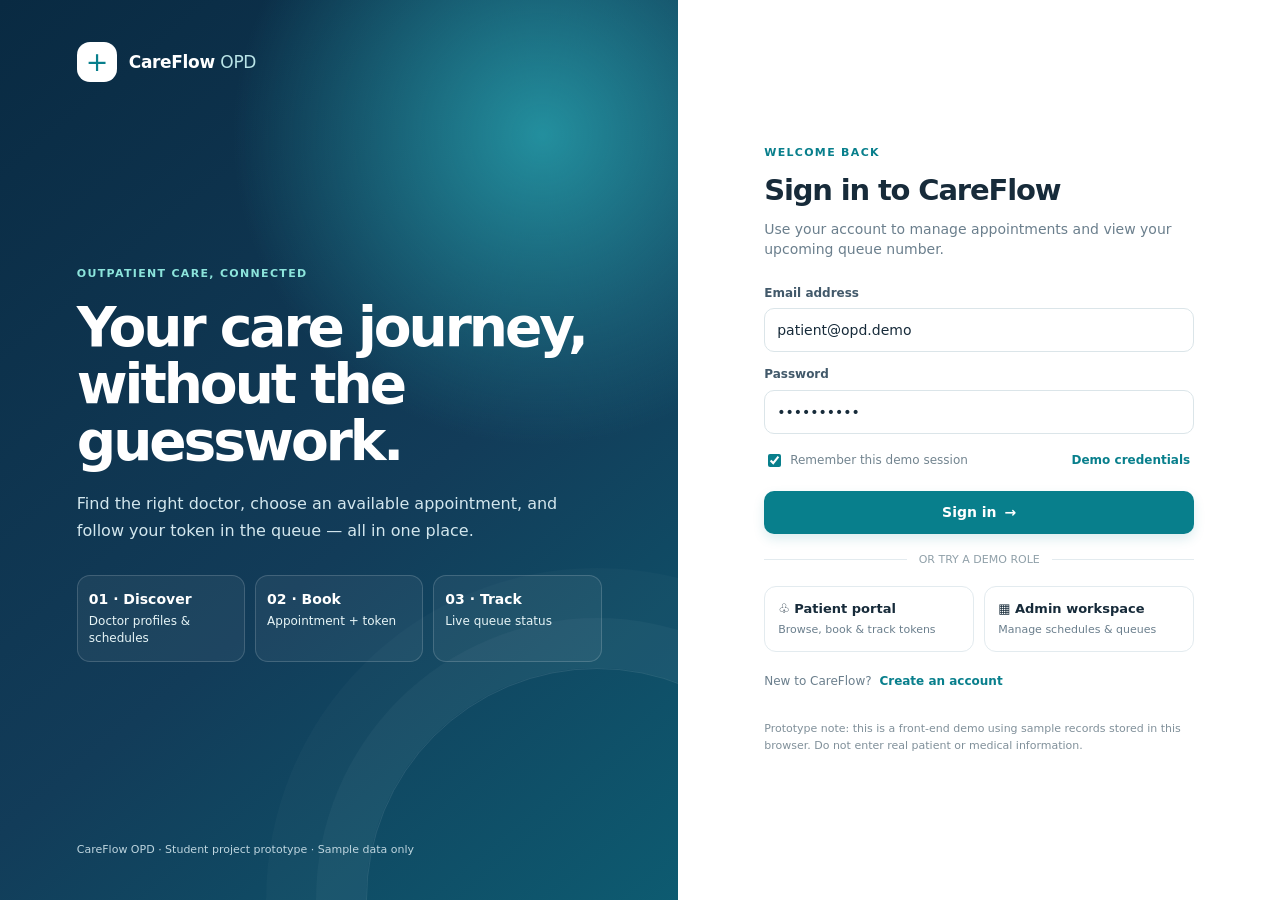
<file: index.html>
<!doctype html>
<html lang="en">
<head>
  <meta charset="utf-8">
  <meta name="viewport" content="width=device-width, initial-scale=1">
  <meta name="theme-color" content="#123c59">
  <meta name="description" content="CareFlow OPD outpatient appointment booking and queue prototype.">
  <title>CareFlow OPD · Hospital Booking System</title>
  <link rel="stylesheet" href="./styles.css" onerror="window.showCareFlowAssetError && window.showCareFlowAssetError('styles.css')">
  <style>
    .startup-message{min-height:100vh;display:grid;place-items:center;padding:24px;background:#f5f8fa;font-family:Arial,sans-serif;color:#172b3a}
    .startup-card{width:min(560px,100%);padding:28px;border:1px solid #e3ebef;border-radius:18px;background:#fff;box-shadow:0 14px 35px rgba(25,54,73,.08)}
    .startup-card h1{font-size:23px;margin:10px 0}.startup-card p{color:#6b7f8d;line-height:1.6}.startup-card code{background:#f1f5f6;padding:2px 5px;border-radius:4px}
  </style>
  <script>
    window.showCareFlowAssetError = function (asset) {
      var app = document.getElementById('app');
      if (!app) return;
      app.innerHTML = '<main class="startup-message"><section class="startup-card"><div style="font-size:12px;font-weight:800;letter-spacing:.1em;color:#087f8c">CAREFLOW OPD</div><h1>Website files are missing</h1><p>The browser could not load <code>' + asset + '</code>. Extract the complete ZIP first, then keep <code>index.html</code>, <code>styles.css</code>, and <code>script.js</code> together in the same folder.</p><p>Do not open <code>index.html</code> from inside the ZIP preview.</p></section></main>';
    };
    window.addEventListener('error', function (event) {
      if (event.target && event.target.tagName === 'SCRIPT' && event.target.src && event.target.src.indexOf('script.js') !== -1) {
        window.showCareFlowAssetError('script.js');
      }
    }, true);
  </script>
</head>
<body>
  <div id="app">
    <main class="startup-message" role="status">
      <section class="startup-card">
        <div style="font-size:12px;font-weight:800;letter-spacing:.1em;color:#087f8c">CAREFLOW OPD</div>
        <h1>Loading CareFlow OPD…</h1>
        <p>If this message remains visible, make sure all three website files are in the same extracted folder and JavaScript is enabled.</p>
      </section>
    </main>
  </div>
  <noscript>
    <div class="startup-message"><section class="startup-card"><h1>JavaScript is required</h1><p>Please enable JavaScript in your browser to use the CareFlow OPD prototype.</p></section></div>
  </noscript>
  <div id="modal-root"></div>
  <div class="toast-stack" id="toast-stack" aria-live="polite"></div>
  <script src="./script.js" defer onerror="window.showCareFlowAssetError && window.showCareFlowAssetError('script.js')"></script>
</body>
</html>
</file>
<file: styles.css>
:root{--navy:#123c59;--navy2:#0b2f49;--teal:#087f8c;--teal2:#e3f6f5;--blue:#eaf3ff;--ink:#172b3a;--muted:#6b7f8d;--line:#e3ebef;--bg:#f5f8fa;--white:#fff;--green:#16845b;--greenbg:#e5f7ee;--amber:#a96708;--amberbg:#fff3d9;--red:#b94141;--redbg:#fff0f0;--purple:#6552a3;--shadow:0 14px 35px rgba(25,54,73,.08);--radius:18px}
*{box-sizing:border-box}html{scroll-behavior:smooth}body{margin:0;background:var(--bg);font-family:Inter,ui-sans-serif,system-ui,-apple-system,BlinkMacSystemFont,"Segoe UI",sans-serif;color:var(--ink);font-size:14px;line-height:1.45}button,input,select,textarea{font:inherit}button{cursor:pointer}button:focus-visible,input:focus-visible,select:focus-visible{outline:3px solid #75c9d0;outline-offset:2px} .hidden{display:none!important}.muted{color:var(--muted)}.small{font-size:12px}.eyebrow{color:var(--teal);font-weight:800;font-size:11px;text-transform:uppercase;letter-spacing:.12em}.mono{font-variant-numeric:tabular-nums;font-feature-settings:"tnum"}.btn{border:1px solid transparent;border-radius:10px;padding:10px 14px;display:inline-flex;align-items:center;justify-content:center;gap:8px;font-weight:750;transition:.16s ease;text-decoration:none;white-space:nowrap}.btn:hover{transform:translateY(-1px)}.btn-primary{background:var(--teal);color:white;box-shadow:0 5px 12px #087f8c24}.btn-primary:hover{background:#066e79}.btn-secondary{background:white;color:var(--navy);border-color:var(--line)}.btn-soft{background:var(--teal2);color:var(--teal)}.btn-danger{background:var(--redbg);color:var(--red);border-color:#ffd5d5}.btn-dark{background:var(--navy);color:#fff}.btn-sm{padding:7px 10px;font-size:12px;border-radius:8px}.btn-block{width:100%}.iconbox{width:42px;height:42px;border-radius:13px;display:grid;place-items:center;background:var(--teal2);color:var(--teal);font-size:20px;font-weight:800;flex-shrink:0}.tag{display:inline-flex;align-items:center;gap:5px;padding:5px 9px;border-radius:999px;font-size:11px;font-weight:800;background:#edf2f5;color:#536875;white-space:nowrap}.tag.green{color:var(--green);background:var(--greenbg)}.tag.amber{color:var(--amber);background:var(--amberbg)}.tag.red{color:var(--red);background:var(--redbg)}.tag.blue{color:#2865a6;background:var(--blue)}.tag.purple{color:var(--purple);background:#f0edff}.dot{width:7px;height:7px;background:currentColor;border-radius:50%;display:inline-block}
/* Welcome / login */
.auth-screen{min-height:100vh;display:grid;grid-template-columns:minmax(0,1.06fr) minmax(360px,.94fr);background:#fff}.auth-hero{background:radial-gradient(circle at 80% 15%,#238f9e 0,transparent 33%),linear-gradient(140deg,#092a42 0%,#123c59 57%,#087f8c 150%);color:white;padding:42px clamp(28px,6vw,92px);display:flex;flex-direction:column;justify-content:space-between;position:relative;overflow:hidden}.auth-hero:after{content:"";position:absolute;width:460px;height:460px;border:1px solid #ffffff19;border-radius:50%;right:-150px;bottom:-230px;box-shadow:0 0 0 50px #ffffff08,0 0 0 100px #ffffff05}.brand{display:flex;align-items:center;gap:12px;font-weight:850;font-size:17px;letter-spacing:-.02em}.brand-mark{width:40px;height:40px;border-radius:13px;background:#fff;color:var(--teal);display:grid;place-items:center;font-size:27px;font-weight:500}.auth-copy{max-width:580px;position:relative;z-index:1;margin:50px 0}.auth-copy h1{font-size:clamp(38px,4.3vw,62px);line-height:1.04;letter-spacing:-.055em;margin:16px 0 20px}.auth-copy p{font-size:16px;line-height:1.7;color:#d3e7ee;max-width:520px}.hero-features{display:grid;grid-template-columns:repeat(3,1fr);gap:10px;margin-top:30px}.hero-feature{padding:13px 11px;border:1px solid #ffffff29;background:#ffffff0d;border-radius:13px;font-size:12px;color:#e7f5f7}.hero-feature strong{display:block;font-size:14px;margin-bottom:4px;color:white}.auth-bottom{font-size:11px;color:#bed5df;position:relative;z-index:1}.auth-main{padding:34px clamp(22px,5vw,72px);display:flex;align-items:center;justify-content:center}.auth-panel{width:100%;max-width:430px}.auth-panel h2{font-size:29px;letter-spacing:-.04em;margin:8px 0}.auth-panel>p{color:var(--muted);margin:0 0 25px}.form-field{display:flex;flex-direction:column;gap:6px;margin-bottom:14px}.form-field label{font-size:12px;font-weight:800;color:#42596a}.form-field input,.form-field select,.form-field textarea,.control{background:#fff;border:1px solid #dbe5e9;border-radius:10px;padding:11px 12px;min-height:42px;color:var(--ink);width:100%}.form-field input::placeholder{color:#a3b0b8}.form-row{display:grid;grid-template-columns:1fr 1fr;gap:12px}.auth-options{display:flex;justify-content:space-between;align-items:center;gap:10px;font-size:12px;margin:6px 0 18px}.text-button{border:0;background:none;color:var(--teal);font-weight:800;padding:4px}.auth-divider{display:flex;align-items:center;gap:12px;color:#90a0a9;font-size:11px;margin:18px 0}.auth-divider:before,.auth-divider:after{content:"";height:1px;background:var(--line);flex:1}.demo-buttons{display:grid;grid-template-columns:1fr 1fr;gap:10px}.demo-btn{display:flex;flex-direction:column;text-align:left;padding:13px;border:1px solid var(--line);background:#fff;border-radius:12px;gap:4px;color:var(--ink)}.demo-btn:hover{border-color:#80c8cd;background:#f7fcfc}.demo-btn strong{font-size:13px}.demo-btn span{font-size:11px;color:var(--muted)}.demo-note{font-size:11px;line-height:1.6;color:#80909a;margin-top:17px}
/* App shell */
.app-shell{min-height:100vh;display:grid;grid-template-columns:246px minmax(0,1fr)}.sidebar{background:var(--navy2);color:#d4e3e9;padding:24px 15px;display:flex;flex-direction:column;min-height:100vh;position:sticky;top:0;height:100vh;overflow:auto}.sidebar .brand{padding:0 10px 25px;color:#fff}.sidebar .brand-mark{background:#1e8290;color:white;width:36px;height:36px;border-radius:11px;font-size:25px}.side-section{font-size:10px;font-weight:850;color:#84a5b7;text-transform:uppercase;letter-spacing:.13em;padding:12px 12px 7px}.nav-list{display:grid;gap:4px}.nav-item{border:0;background:transparent;color:#bed0d9;display:flex;align-items:center;gap:12px;padding:11px 12px;border-radius:10px;text-align:left;font-weight:650;font-size:13px;width:100%}.nav-item .nav-ico{width:20px;text-align:center;font-size:17px;color:#90b5c4}.nav-item:hover{background:#ffffff0d;color:#fff}.nav-item.active{background:#1d607a;color:white;box-shadow:inset 3px 0 #5fd0c9}.nav-item.active .nav-ico{color:#88eee5}.sidebar-spacer{flex:1;min-height:30px}.sidebar-help{padding:14px;border:1px solid #ffffff19;background:#ffffff08;border-radius:13px;font-size:12px;margin:12px 2px 14px}.sidebar-help strong{color:#fff;display:block;margin-bottom:5px}.sidebar-help p{margin:0;color:#9db8c5;line-height:1.6}.user-mini{display:flex;align-items:center;gap:10px;padding:14px 9px 2px;border-top:1px solid #ffffff17}.avatar{width:38px;height:38px;border-radius:13px;background:#d8efed;color:#126f78;display:grid;place-items:center;font-weight:900;flex-shrink:0}.user-mini strong{display:block;color:white;font-size:12px}.user-mini span{display:block;color:#9cb6c3;font-size:11px;margin-top:2px}.main-area{min-width:0}.topbar{height:74px;padding:0 clamp(18px,3vw,42px);display:flex;align-items:center;justify-content:space-between;gap:16px;background:#ffffffd9;border-bottom:1px solid var(--line);position:sticky;top:0;z-index:20;backdrop-filter:blur(12px)}.crumb{color:var(--muted);font-size:12px}.topbar-title{font-weight:850;font-size:16px;margin-top:2px;letter-spacing:-.02em}.top-actions{display:flex;align-items:center;gap:9px}.mini-search{position:relative;width:220px}.mini-search input{width:100%;border:1px solid var(--line);background:#f7fafb;border-radius:10px;padding:9px 12px 9px 34px}.mini-search span{position:absolute;left:11px;top:8px;color:#83949e}.role-chip{background:#eaf6f6;color:#137b82;border:1px solid #d4efed;border-radius:10px;padding:8px 10px;font-size:11px;font-weight:850}.content{max-width:1450px;margin:0 auto;padding:28px clamp(18px,3vw,42px) 44px}.page-intro{display:flex;justify-content:space-between;align-items:flex-end;gap:18px;margin-bottom:22px}.page-intro h1{font-size:clamp(24px,2.6vw,32px);letter-spacing:-.045em;margin:5px 0 5px}.page-intro p{margin:0;color:var(--muted);max-width:720px}.page-actions{display:flex;gap:9px;flex-wrap:wrap}.grid{display:grid;gap:16px}.stats-grid{grid-template-columns:repeat(4,minmax(0,1fr));margin-bottom:20px}.stat-card,.panel,.doctor-card,.appointment-card,.welcome-card{background:#fff;border:1px solid var(--line);border-radius:var(--radius);box-shadow:0 3px 10px #19364a04}.stat-card{padding:17px;display:flex;justify-content:space-between;gap:12px;align-items:flex-start}.stat-label{font-size:12px;color:var(--muted);font-weight:650}.stat-value{font-size:28px;font-weight:900;letter-spacing:-.05em;margin:5px 0 3px}.stat-foot{font-size:11px;color:#81919a}.stat-icon{height:39px;width:39px;border-radius:12px;display:grid;place-items:center;font-size:18px;background:var(--blue);color:#306ba8}.stat-icon.teal{background:var(--teal2);color:var(--teal)}.stat-icon.amber{background:var(--amberbg);color:var(--amber)}.stat-icon.purple{background:#f0edff;color:var(--purple)}.two-col{grid-template-columns:minmax(0,1.35fr) minmax(280px,.8fr)}.panel{padding:20px;min-width:0}.panel-head{display:flex;align-items:center;justify-content:space-between;gap:12px;margin-bottom:16px}.panel-head h2,.panel h2{font-size:16px;letter-spacing:-.025em;margin:0}.panel-head p{color:var(--muted);font-size:12px;margin:4px 0 0}.link-button{border:0;background:transparent;color:var(--teal);font-weight:850;font-size:12px;padding:4px}.appointment-highlight{border:1px solid #dbeeee;background:linear-gradient(112deg,#f0fbfa,#f7fbff);border-radius:15px;padding:17px;display:flex;justify-content:space-between;gap:14px;align-items:center}.ap-head{display:flex;gap:12px;align-items:center}.doctor-avatar{width:47px;height:47px;border-radius:15px;display:grid;place-items:center;background:#dceef5;color:#245d75;font-weight:900;font-size:15px;flex-shrink:0}.doctor-avatar.v2{background:#e4e0fb;color:#6554a2}.doctor-avatar.v3{background:#fce9dc;color:#a55d2d}.doctor-avatar.v4{background:#e3f5e9;color:#327f54}.ap-head strong{display:block;font-size:14px}.ap-head .muted{font-size:12px;margin-top:3px}.ap-meta{display:flex;gap:14px;flex-wrap:wrap;margin-top:14px;color:#526a78;font-size:12px}.ap-meta span{display:flex;align-items:center;gap:6px}.token-box{min-width:84px;text-align:center;background:white;border:1px solid #d5e8e9;border-radius:13px;padding:10px 12px}.token-box label{display:block;font-size:10px;color:var(--muted);font-weight:800;text-transform:uppercase;letter-spacing:.08em}.token-box strong{font-size:24px;color:var(--teal);letter-spacing:-.03em}.queue-track{padding:10px 0}.queue-big{display:flex;align-items:center;gap:14px;margin:12px 0 18px}.queue-big-number{font-size:34px;font-weight:900;letter-spacing:-.06em;color:var(--navy)}.queue-big small{display:block;color:var(--muted);font-size:11px;letter-spacing:0;font-weight:600}.progress-track{height:7px;background:#eaf0f3;border-radius:99px;overflow:hidden;margin:9px 0}.progress-track span{height:100%;display:block;background:linear-gradient(90deg,var(--teal),#64c6bc);border-radius:99px}.queue-steps{display:grid;grid-template-columns:repeat(4,1fr);gap:6px}.queue-step{padding:10px 5px;text-align:center;background:#f5f8fa;border-radius:10px;font-size:10px;color:#71838e}.queue-step strong{display:block;color:#3b5464;font-size:12px;margin-bottom:3px}.queue-step.active{background:var(--teal2);color:var(--teal)}.queue-step.active strong{color:var(--teal)}.section-space{margin-top:22px}.doctor-grid{grid-template-columns:repeat(3,minmax(0,1fr))}.doctor-card{padding:18px;transition:.18s ease;display:flex;flex-direction:column;gap:12px}.doctor-card:hover{box-shadow:var(--shadow);transform:translateY(-2px);border-color:#c9e5e5}.doctor-card-top{display:flex;align-items:flex-start;gap:12px}.doctor-card h3{margin:0 0 3px;font-size:14px}.doctor-card .specialty{font-size:12px;color:var(--teal);font-weight:800}.doctor-bio{font-size:12px;line-height:1.6;color:var(--muted);min-height:38px}.doctor-foot{border-top:1px solid var(--line);padding-top:12px;display:flex;justify-content:space-between;align-items:center;gap:7px;margin-top:auto}.availability-line{font-size:11px;color:#5d7583}.availability-line strong{display:block;color:var(--ink);font-size:12px;margin-bottom:2px}.toolbar{display:flex;gap:10px;align-items:center;flex-wrap:wrap;margin-bottom:17px}.toolbar .search-control{flex:1;min-width:190px;max-width:360px;position:relative}.toolbar input,.toolbar select{border:1px solid var(--line);background:white;border-radius:10px;padding:10px 12px;color:var(--ink);min-height:40px}.toolbar .search-control input{width:100%;padding-left:34px}.toolbar .search-control span{position:absolute;left:12px;top:10px;color:#91a0a9}.toolbar select{min-width:155px}.table-wrap{overflow:auto;border:1px solid var(--line);border-radius:13px;background:white}table{border-collapse:collapse;width:100%;min-width:710px;text-align:left}th{background:#f7fafb;padding:12px 14px;font-size:10px;text-transform:uppercase;letter-spacing:.09em;color:#71838e;font-weight:850;white-space:nowrap}td{padding:13px 14px;border-top:1px solid #edf1f3;font-size:12px;color:#3c5362;vertical-align:middle}tbody tr:hover{background:#fbfdfd}td strong{color:var(--ink)}.patient-cell{display:flex;align-items:center;gap:9px;min-width:155px}.patient-cell .avatar{width:31px;height:31px;border-radius:10px;font-size:11px}.table-actions{display:flex;gap:6px;align-items:center}.table-actions select{border:1px solid var(--line);border-radius:8px;padding:7px;background:#fff;font-size:11px}.empty-state{text-align:center;padding:42px 20px;color:var(--muted)}.empty-state .empty-icon{font-size:30px;margin-bottom:10px}.empty-state strong{display:block;color:var(--ink);margin-bottom:4px}.profile-grid{grid-template-columns:minmax(0,.8fr) minmax(0,1.2fr)}.profile-banner{background:linear-gradient(135deg,#123c59,#087f8c);border-radius:17px;padding:23px;color:#fff;display:flex;align-items:center;gap:15px}.profile-banner .avatar{width:58px;height:58px;font-size:18px;background:#dff7f2}.profile-banner h2{font-size:19px;margin:0 0 4px}.profile-banner p{margin:0;color:#cfe5ec;font-size:12px}.profile-detail{display:grid;grid-template-columns:1fr 1fr;gap:0 18px;margin-top:16px}.profile-detail .form-field{margin-bottom:13px}.note-box{padding:13px 15px;border-radius:12px;background:#f2f8fc;color:#516e7e;font-size:12px;line-height:1.6;border:1px solid #dceaf2}.note-box strong{color:#234c63}.coverage-list{display:grid;gap:12px}.coverage-item{display:grid;grid-template-columns:82px minmax(0,1fr) auto;gap:13px;align-items:center;padding:14px;border:1px solid var(--line);border-radius:12px;background:#fff}.coverage-id{font-size:12px;font-weight:900;color:var(--teal)}.coverage-item strong{display:block;font-size:13px;margin-bottom:3px}.coverage-item p{font-size:11px;color:var(--muted);margin:0;line-height:1.55}.coverage-links{font-size:11px;color:#64808e;text-align:right;max-width:180px}.coverage-links strong{font-size:11px;color:#496a77}.inline-note{font-size:11px;color:#6d818e;background:#f5f8fa;padding:10px 12px;border-radius:10px;margin-top:12px}.filters-row{display:flex;align-items:center;justify-content:space-between;gap:12px;flex-wrap:wrap}.modal-backdrop{position:fixed;inset:0;background:#102b3bb3;z-index:80;display:grid;place-items:center;padding:18px;overflow:auto}.modal{background:white;border-radius:18px;box-shadow:0 25px 90px #061e2c55;width:min(590px,100%);max-height:92vh;overflow:auto}.modal.wide{width:min(780px,100%)}.modal-head{padding:19px 22px;border-bottom:1px solid var(--line);display:flex;justify-content:space-between;gap:12px;align-items:center;position:sticky;top:0;background:#fff;z-index:2}.modal-head h2{margin:0;font-size:17px;letter-spacing:-.03em}.close-btn{border:0;width:32px;height:32px;border-radius:9px;background:#f1f5f6;color:#526974;font-size:19px}.modal-body{padding:21px 22px}.modal-foot{display:flex;justify-content:flex-end;gap:9px;padding:15px 22px;border-top:1px solid var(--line)}.slot-grid{display:grid;grid-template-columns:repeat(4,1fr);gap:8px}.slot-btn{border:1px solid var(--line);background:white;border-radius:9px;padding:9px 5px;color:var(--ink);font-weight:800;font-size:12px}.slot-btn:hover{border-color:var(--teal);color:var(--teal)}.slot-btn.selected{background:var(--teal);border-color:var(--teal);color:white}.slot-btn:disabled{background:#f1f4f5;color:#a5b0b6;text-decoration:line-through;cursor:not-allowed;border-color:#e9eef0}.date-grid{display:grid;grid-template-columns:repeat(4,1fr);gap:8px}.date-btn{border:1px solid var(--line);background:#fff;padding:9px 4px;border-radius:10px;text-align:center;color:#5f7481}.date-btn strong{display:block;color:var(--ink);font-size:12px}.date-btn span{display:block;font-size:10px;margin-top:2px}.date-btn.selected{background:var(--teal2);border-color:#79cbc8;color:var(--teal)}.date-btn.selected strong{color:var(--teal)}.toast-stack{position:fixed;right:20px;bottom:20px;z-index:110;display:grid;gap:9px}.toast{background:#163c51;color:#fff;padding:13px 17px;border-radius:12px;box-shadow:0 12px 25px #0b2e4238;max-width:360px;font-size:12px;animation:toastIn .18s ease}.toast.success{border-left:4px solid #5ad2a6}.toast.warn{border-left:4px solid #ffcd67}@keyframes toastIn{from{transform:translateY(8px);opacity:0}to{transform:translateY(0);opacity:1}}.status-select{font-weight:800;border-radius:8px;padding:7px 8px;border:1px solid var(--line);font-size:11px;background:white}.check-row{display:flex;gap:8px;flex-wrap:wrap}.check-pill{display:flex;gap:6px;align-items:center;background:#f3f7f8;border:1px solid #e5ecef;border-radius:9px;padding:8px 9px;font-size:11px;font-weight:750}.check-pill input{accent-color:var(--teal)}.mobile-menu{display:none}.footer-note{text-align:center;color:#9aa8b0;font-size:10px;margin-top:28px}.queue-admin-cards{grid-template-columns:repeat(3,minmax(0,1fr))}.queue-admin-card{padding:16px;background:white;border:1px solid var(--line);border-radius:14px}.queue-admin-card .num{font-size:25px;letter-spacing:-.05em;font-weight:900}.queue-admin-card p{color:var(--muted);font-size:11px;margin:3px 0 10px}.call-next-banner{display:flex;justify-content:space-between;align-items:center;gap:16px;background:linear-gradient(110deg,#e9f8f6,#f3f8ff);border:1px solid #d8eceb;padding:16px 18px;border-radius:14px;margin-bottom:17px}.call-next-banner strong{display:block;font-size:14px}.call-next-banner span{display:block;color:var(--muted);font-size:11px;margin-top:3px}.onboarding-strip{background:#fff;border:1px dashed #c9dfe4;padding:13px 15px;border-radius:12px;margin-bottom:18px;display:flex;gap:12px;align-items:center;color:#607987;font-size:12px}.onboarding-strip strong{color:var(--ink)}

/* Notifications */
.notification-wrap{position:relative;display:flex;align-items:center}
.notification-trigger{position:relative;width:41px;height:41px;display:grid;place-items:center;border:1px solid var(--line);border-radius:11px;background:#fff;color:var(--navy);transition:.16s ease}
.notification-trigger:hover{border-color:#9bd3d3;background:#f6fbfb}
.notification-trigger svg{width:19px;height:19px;display:block}
.notification-badge{position:absolute;top:-6px;right:-6px;min-width:18px;height:18px;padding:0 4px;display:grid;place-items:center;border:2px solid #fff;border-radius:999px;background:#d84c4c;color:#fff;font-size:9px;font-weight:900;line-height:1}
.notification-panel{position:absolute;right:0;top:calc(100% + 12px);width:min(370px,calc(100vw - 28px));background:#fff;border:1px solid var(--line);border-radius:15px;box-shadow:0 18px 48px rgba(14,43,60,.18);z-index:70;overflow:hidden}
.notification-panel.hidden{display:none!important}
.notification-head{display:flex;align-items:center;justify-content:space-between;gap:10px;padding:15px 16px;border-bottom:1px solid var(--line)}
.notification-head strong{font-size:14px}
.notification-head button{border:0;background:transparent;color:var(--teal);font-size:11px;font-weight:850;padding:5px}
.notification-list{max-height:390px;overflow:auto}
.notification-item{width:100%;display:flex;align-items:flex-start;gap:11px;padding:13px 15px;text-align:left;border:0;border-bottom:1px solid #eef2f4;background:#fff;color:var(--ink)}
.notification-item:hover{background:#f8fbfc}
.notification-item.unread{background:#f2faf9}
.notification-item-icon{width:33px;height:33px;flex:0 0 33px;border-radius:10px;background:var(--teal2);color:var(--teal);display:grid;place-items:center;font-size:15px}
.notification-item-copy{min-width:0;flex:1}
.notification-item-copy strong{display:block;font-size:12px;margin:1px 0 3px}
.notification-item-copy p{margin:0;color:#617581;font-size:11px;line-height:1.5;overflow-wrap:anywhere}
.notification-item-copy time{display:block;color:#91a0a9;font-size:10px;margin-top:6px}
.notification-unread-dot{width:7px;height:7px;flex:0 0 7px;margin-top:5px;border-radius:50%;background:var(--teal)}
.notification-empty{padding:28px 18px;text-align:center;color:var(--muted);font-size:12px}
.notification-empty span{display:block;font-size:24px;margin-bottom:7px}
@media(max-width:760px){.top-actions{gap:7px}.notification-trigger{width:39px;height:39px}.notification-panel{right:-54px;top:calc(100% + 10px)}}

@media(max-width:1120px){.app-shell{grid-template-columns:218px minmax(0,1fr)}.doctor-grid{grid-template-columns:repeat(2,minmax(0,1fr))}.stats-grid{grid-template-columns:repeat(2,minmax(0,1fr))}.two-col{grid-template-columns:1fr}.mini-search{width:180px}}
@media(max-width:760px){.auth-screen{grid-template-columns:1fr}.auth-hero{padding:24px 24px 28px;min-height:330px}.auth-copy{margin:34px 0 24px}.auth-copy h1{font-size:40px}.hero-features{grid-template-columns:1fr 1fr 1fr}.hero-feature{padding:10px 8px}.auth-bottom{display:none}.auth-main{padding:28px 22px 38px}.app-shell{display:block}.sidebar{position:fixed;z-index:50;left:-270px;top:0;width:246px;transition:left .22s ease;box-shadow:10px 0 35px #092c3a30}.sidebar.open{left:0}.mobile-menu{display:inline-flex}.topbar{height:66px;padding:0 15px}.topbar .crumb{display:none}.top-actions{gap:6px}.top-actions .mini-search{display:none}.role-chip{display:none}.content{padding:22px 14px 34px}.page-intro{align-items:flex-start;flex-direction:column}.stats-grid{gap:10px}.stat-card{padding:13px}.stat-value{font-size:24px}.doctor-grid{grid-template-columns:1fr}.profile-grid{grid-template-columns:1fr}.queue-admin-cards{grid-template-columns:1fr}.coverage-item{grid-template-columns:60px minmax(0,1fr);}.coverage-links{grid-column:2;text-align:left;max-width:none}.appointment-highlight{align-items:flex-start;flex-direction:column}.appointment-highlight>.btn{width:100%}.form-row{grid-template-columns:1fr}.slot-grid{grid-template-columns:repeat(3,1fr)}.date-grid{grid-template-columns:repeat(3,1fr)}.modal-backdrop{padding:8px}.modal-body{padding:17px}.panel{padding:15px}.call-next-banner{align-items:flex-start;flex-direction:column}.call-next-banner .btn{width:100%}}
@media(max-width:400px){.stats-grid{grid-template-columns:1fr 1fr}.hero-features{grid-template-columns:1fr}.auth-hero{min-height:auto}.auth-copy h1{font-size:34px}.demo-buttons{grid-template-columns:1fr}.queue-steps{grid-template-columns:repeat(2,1fr)}}
</file>
<file: prototype/style.css>
:root{--navy:#123c59;--navy2:#0b2f49;--teal:#087f8c;--teal2:#e3f6f5;--blue:#eaf3ff;--ink:#172b3a;--muted:#6b7f8d;--line:#e3ebef;--bg:#f5f8fa;--white:#fff;--green:#16845b;--greenbg:#e5f7ee;--amber:#a96708;--amberbg:#fff3d9;--red:#b94141;--redbg:#fff0f0;--purple:#6552a3;--shadow:0 14px 35px rgba(25,54,73,.08);--radius:18px}
*{box-sizing:border-box}html{scroll-behavior:smooth}body{margin:0;background:var(--bg);font-family:Inter,ui-sans-serif,system-ui,-apple-system,BlinkMacSystemFont,"Segoe UI",sans-serif;color:var(--ink);font-size:14px;line-height:1.45}button,input,select,textarea{font:inherit}button{cursor:pointer}button:focus-visible,input:focus-visible,select:focus-visible{outline:3px solid #75c9d0;outline-offset:2px} .hidden{display:none!important}.muted{color:var(--muted)}.small{font-size:12px}.eyebrow{color:var(--teal);font-weight:800;font-size:11px;text-transform:uppercase;letter-spacing:.12em}.mono{font-variant-numeric:tabular-nums;font-feature-settings:"tnum"}.btn{border:1px solid transparent;border-radius:10px;padding:10px 14px;display:inline-flex;align-items:center;justify-content:center;gap:8px;font-weight:750;transition:.16s ease;text-decoration:none;white-space:nowrap}.btn:hover{transform:translateY(-1px)}.btn-primary{background:var(--teal);color:white;box-shadow:0 5px 12px #087f8c24}.btn-primary:hover{background:#066e79}.btn-secondary{background:white;color:var(--navy);border-color:var(--line)}.btn-soft{background:var(--teal2);color:var(--teal)}.btn-danger{background:var(--redbg);color:var(--red);border-color:#ffd5d5}.btn-dark{background:var(--navy);color:#fff}.btn-sm{padding:7px 10px;font-size:12px;border-radius:8px}.btn-block{width:100%}.iconbox{width:42px;height:42px;border-radius:13px;display:grid;place-items:center;background:var(--teal2);color:var(--teal);font-size:20px;font-weight:800;flex-shrink:0}.tag{display:inline-flex;align-items:center;gap:5px;padding:5px 9px;border-radius:999px;font-size:11px;font-weight:800;background:#edf2f5;color:#536875;white-space:nowrap}.tag.green{color:var(--green);background:var(--greenbg)}.tag.amber{color:var(--amber);background:var(--amberbg)}.tag.red{color:var(--red);background:var(--redbg)}.tag.blue{color:#2865a6;background:var(--blue)}.tag.purple{color:var(--purple);background:#f0edff}.dot{width:7px;height:7px;background:currentColor;border-radius:50%;display:inline-block}
/* Welcome / login */
.auth-screen{min-height:100vh;display:grid;grid-template-columns:minmax(0,1.06fr) minmax(360px,.94fr);background:#fff}.auth-hero{background:radial-gradient(circle at 80% 15%,#238f9e 0,transparent 33%),linear-gradient(140deg,#092a42 0%,#123c59 57%,#087f8c 150%);color:white;padding:42px clamp(28px,6vw,92px);display:flex;flex-direction:column;justify-content:space-between;position:relative;overflow:hidden}.auth-hero:after{content:"";position:absolute;width:460px;height:460px;border:1px solid #ffffff19;border-radius:50%;right:-150px;bottom:-230px;box-shadow:0 0 0 50px #ffffff08,0 0 0 100px #ffffff05}.brand{display:flex;align-items:center;gap:12px;font-weight:850;font-size:17px;letter-spacing:-.02em}.brand-mark{width:40px;height:40px;border-radius:13px;background:#fff;color:var(--teal);display:grid;place-items:center;font-size:27px;font-weight:500}.auth-copy{max-width:580px;position:relative;z-index:1;margin:50px 0}.auth-copy h1{font-size:clamp(38px,4.3vw,62px);line-height:1.04;letter-spacing:-.055em;margin:16px 0 20px}.auth-copy p{font-size:16px;line-height:1.7;color:#d3e7ee;max-width:520px}.hero-features{display:grid;grid-template-columns:repeat(3,1fr);gap:10px;margin-top:30px}.hero-feature{padding:13px 11px;border:1px solid #ffffff29;background:#ffffff0d;border-radius:13px;font-size:12px;color:#e7f5f7}.hero-feature strong{display:block;font-size:14px;margin-bottom:4px;color:white}.auth-bottom{font-size:11px;color:#bed5df;position:relative;z-index:1}.auth-main{padding:34px clamp(22px,5vw,72px);display:flex;align-items:center;justify-content:center}.auth-panel{width:100%;max-width:430px}.auth-panel h2{font-size:29px;letter-spacing:-.04em;margin:8px 0}.auth-panel>p{color:var(--muted);margin:0 0 25px}.form-field{display:flex;flex-direction:column;gap:6px;margin-bottom:14px}.form-field label{font-size:12px;font-weight:800;color:#42596a}.form-field input,.form-field select,.form-field textarea,.control{background:#fff;border:1px solid #dbe5e9;border-radius:10px;padding:11px 12px;min-height:42px;color:var(--ink);width:100%}.form-field input::placeholder{color:#a3b0b8}.form-row{display:grid;grid-template-columns:1fr 1fr;gap:12px}.auth-options{display:flex;justify-content:space-between;align-items:center;gap:10px;font-size:12px;margin:6px 0 18px}.text-button{border:0;background:none;color:var(--teal);font-weight:800;padding:4px}.auth-divider{display:flex;align-items:center;gap:12px;color:#90a0a9;font-size:11px;margin:18px 0}.auth-divider:before,.auth-divider:after{content:"";height:1px;background:var(--line);flex:1}.demo-buttons{display:grid;grid-template-columns:1fr 1fr;gap:10px}.demo-btn{display:flex;flex-direction:column;text-align:left;padding:13px;border:1px solid var(--line);background:#fff;border-radius:12px;gap:4px;color:var(--ink)}.demo-btn:hover{border-color:#80c8cd;background:#f7fcfc}.demo-btn strong{font-size:13px}.demo-btn span{font-size:11px;color:var(--muted)}.demo-note{font-size:11px;line-height:1.6;color:#80909a;margin-top:17px}
/* App shell */
.app-shell{min-height:100vh;display:grid;grid-template-columns:246px minmax(0,1fr)}.sidebar{background:var(--navy2);color:#d4e3e9;padding:24px 15px;display:flex;flex-direction:column;min-height:100vh;position:sticky;top:0;height:100vh;overflow:auto}.sidebar .brand{padding:0 10px 25px;color:#fff}.sidebar .brand-mark{background:#1e8290;color:white;width:36px;height:36px;border-radius:11px;font-size:25px}.side-section{font-size:10px;font-weight:850;color:#84a5b7;text-transform:uppercase;letter-spacing:.13em;padding:12px 12px 7px}.nav-list{display:grid;gap:4px}.nav-item{border:0;background:transparent;color:#bed0d9;display:flex;align-items:center;gap:12px;padding:11px 12px;border-radius:10px;text-align:left;font-weight:650;font-size:13px;width:100%}.nav-item .nav-ico{width:20px;text-align:center;font-size:17px;color:#90b5c4}.nav-item:hover{background:#ffffff0d;color:#fff}.nav-item.active{background:#1d607a;color:white;box-shadow:inset 3px 0 #5fd0c9}.nav-item.active .nav-ico{color:#88eee5}.sidebar-spacer{flex:1;min-height:30px}.sidebar-help{padding:14px;border:1px solid #ffffff19;background:#ffffff08;border-radius:13px;font-size:12px;margin:12px 2px 14px}.sidebar-help strong{color:#fff;display:block;margin-bottom:5px}.sidebar-help p{margin:0;color:#9db8c5;line-height:1.6}.user-mini{display:flex;align-items:center;gap:10px;padding:14px 9px 2px;border-top:1px solid #ffffff17}.avatar{width:38px;height:38px;border-radius:13px;background:#d8efed;color:#126f78;display:grid;place-items:center;font-weight:900;flex-shrink:0}.user-mini strong{display:block;color:white;font-size:12px}.user-mini span{display:block;color:#9cb6c3;font-size:11px;margin-top:2px}.main-area{min-width:0}.topbar{height:74px;padding:0 clamp(18px,3vw,42px);display:flex;align-items:center;justify-content:space-between;gap:16px;background:#ffffffd9;border-bottom:1px solid var(--line);position:sticky;top:0;z-index:20;backdrop-filter:blur(12px)}.crumb{color:var(--muted);font-size:12px}.topbar-title{font-weight:850;font-size:16px;margin-top:2px;letter-spacing:-.02em}.top-actions{display:flex;align-items:center;gap:9px}.mini-search{position:relative;width:220px}.mini-search input{width:100%;border:1px solid var(--line);background:#f7fafb;border-radius:10px;padding:9px 12px 9px 34px}.mini-search span{position:absolute;left:11px;top:8px;color:#83949e}.role-chip{background:#eaf6f6;color:#137b82;border:1px solid #d4efed;border-radius:10px;padding:8px 10px;font-size:11px;font-weight:850}.content{max-width:1450px;margin:0 auto;padding:28px clamp(18px,3vw,42px) 44px}.page-intro{display:flex;justify-content:space-between;align-items:flex-end;gap:18px;margin-bottom:22px}.page-intro h1{font-size:clamp(24px,2.6vw,32px);letter-spacing:-.045em;margin:5px 0 5px}.page-intro p{margin:0;color:var(--muted);max-width:720px}.page-actions{display:flex;gap:9px;flex-wrap:wrap}.grid{display:grid;gap:16px}.stats-grid{grid-template-columns:repeat(4,minmax(0,1fr));margin-bottom:20px}.stat-card,.panel,.doctor-card,.appointment-card,.welcome-card{background:#fff;border:1px solid var(--line);border-radius:var(--radius);box-shadow:0 3px 10px #19364a04}.stat-card{padding:17px;display:flex;justify-content:space-between;gap:12px;align-items:flex-start}.stat-label{font-size:12px;color:var(--muted);font-weight:650}.stat-value{font-size:28px;font-weight:900;letter-spacing:-.05em;margin:5px 0 3px}.stat-foot{font-size:11px;color:#81919a}.stat-icon{height:39px;width:39px;border-radius:12px;display:grid;place-items:center;font-size:18px;background:var(--blue);color:#306ba8}.stat-icon.teal{background:var(--teal2);color:var(--teal)}.stat-icon.amber{background:var(--amberbg);color:var(--amber)}.stat-icon.purple{background:#f0edff;color:var(--purple)}.two-col{grid-template-columns:minmax(0,1.35fr) minmax(280px,.8fr)}.panel{padding:20px;min-width:0}.panel-head{display:flex;align-items:center;justify-content:space-between;gap:12px;margin-bottom:16px}.panel-head h2,.panel h2{font-size:16px;letter-spacing:-.025em;margin:0}.panel-head p{color:var(--muted);font-size:12px;margin:4px 0 0}.link-button{border:0;background:transparent;color:var(--teal);font-weight:850;font-size:12px;padding:4px}.appointment-highlight{border:1px solid #dbeeee;background:linear-gradient(112deg,#f0fbfa,#f7fbff);border-radius:15px;padding:17px;display:flex;justify-content:space-between;gap:14px;align-items:center}.ap-head{display:flex;gap:12px;align-items:center}.doctor-avatar{width:47px;height:47px;border-radius:15px;display:grid;place-items:center;background:#dceef5;color:#245d75;font-weight:900;font-size:15px;flex-shrink:0}.doctor-avatar.v2{background:#e4e0fb;color:#6554a2}.doctor-avatar.v3{background:#fce9dc;color:#a55d2d}.doctor-avatar.v4{background:#e3f5e9;color:#327f54}.ap-head strong{display:block;font-size:14px}.ap-head .muted{font-size:12px;margin-top:3px}.ap-meta{display:flex;gap:14px;flex-wrap:wrap;margin-top:14px;color:#526a78;font-size:12px}.ap-meta span{display:flex;align-items:center;gap:6px}.token-box{min-width:84px;text-align:center;background:white;border:1px solid #d5e8e9;border-radius:13px;padding:10px 12px}.token-box label{display:block;font-size:10px;color:var(--muted);font-weight:800;text-transform:uppercase;letter-spacing:.08em}.token-box strong{font-size:24px;color:var(--teal);letter-spacing:-.03em}.queue-track{padding:10px 0}.queue-big{display:flex;align-items:center;gap:14px;margin:12px 0 18px}.queue-big-number{font-size:34px;font-weight:900;letter-spacing:-.06em;color:var(--navy)}.queue-big small{display:block;color:var(--muted);font-size:11px;letter-spacing:0;font-weight:600}.progress-track{height:7px;background:#eaf0f3;border-radius:99px;overflow:hidden;margin:9px 0}.progress-track span{height:100%;display:block;background:linear-gradient(90deg,var(--teal),#64c6bc);border-radius:99px}.queue-steps{display:grid;grid-template-columns:repeat(4,1fr);gap:6px}.queue-step{padding:10px 5px;text-align:center;background:#f5f8fa;border-radius:10px;font-size:10px;color:#71838e}.queue-step strong{display:block;color:#3b5464;font-size:12px;margin-bottom:3px}.queue-step.active{background:var(--teal2);color:var(--teal)}.queue-step.active strong{color:var(--teal)}.section-space{margin-top:22px}.doctor-grid{grid-template-columns:repeat(3,minmax(0,1fr))}.doctor-card{padding:18px;transition:.18s ease;display:flex;flex-direction:column;gap:12px}.doctor-card:hover{box-shadow:var(--shadow);transform:translateY(-2px);border-color:#c9e5e5}.doctor-card-top{display:flex;align-items:flex-start;gap:12px}.doctor-card h3{margin:0 0 3px;font-size:14px}.doctor-card .specialty{font-size:12px;color:var(--teal);font-weight:800}.doctor-bio{font-size:12px;line-height:1.6;color:var(--muted);min-height:38px}.doctor-foot{border-top:1px solid var(--line);padding-top:12px;display:flex;justify-content:space-between;align-items:center;gap:7px;margin-top:auto}.availability-line{font-size:11px;color:#5d7583}.availability-line strong{display:block;color:var(--ink);font-size:12px;margin-bottom:2px}.toolbar{display:flex;gap:10px;align-items:center;flex-wrap:wrap;margin-bottom:17px}.toolbar .search-control{flex:1;min-width:190px;max-width:360px;position:relative}.toolbar input,.toolbar select{border:1px solid var(--line);background:white;border-radius:10px;padding:10px 12px;color:var(--ink);min-height:40px}.toolbar .search-control input{width:100%;padding-left:34px}.toolbar .search-control span{position:absolute;left:12px;top:10px;color:#91a0a9}.toolbar select{min-width:155px}.table-wrap{overflow:auto;border:1px solid var(--line);border-radius:13px;background:white}table{border-collapse:collapse;width:100%;min-width:710px;text-align:left}th{background:#f7fafb;padding:12px 14px;font-size:10px;text-transform:uppercase;letter-spacing:.09em;color:#71838e;font-weight:850;white-space:nowrap}td{padding:13px 14px;border-top:1px solid #edf1f3;font-size:12px;color:#3c5362;vertical-align:middle}tbody tr:hover{background:#fbfdfd}td strong{color:var(--ink)}.patient-cell{display:flex;align-items:center;gap:9px;min-width:155px}.patient-cell .avatar{width:31px;height:31px;border-radius:10px;font-size:11px}.table-actions{display:flex;gap:6px;align-items:center}.table-actions select{border:1px solid var(--line);border-radius:8px;padding:7px;background:#fff;font-size:11px}.empty-state{text-align:center;padding:42px 20px;color:var(--muted)}.empty-state .empty-icon{font-size:30px;margin-bottom:10px}.empty-state strong{display:block;color:var(--ink);margin-bottom:4px}.profile-grid{grid-template-columns:minmax(0,.8fr) minmax(0,1.2fr)}.profile-banner{background:linear-gradient(135deg,#123c59,#087f8c);border-radius:17px;padding:23px;color:#fff;display:flex;align-items:center;gap:15px}.profile-banner .avatar{width:58px;height:58px;font-size:18px;background:#dff7f2}.profile-banner h2{font-size:19px;margin:0 0 4px}.profile-banner p{margin:0;color:#cfe5ec;font-size:12px}.profile-detail{display:grid;grid-template-columns:1fr 1fr;gap:0 18px;margin-top:16px}.profile-detail .form-field{margin-bottom:13px}.note-box{padding:13px 15px;border-radius:12px;background:#f2f8fc;color:#516e7e;font-size:12px;line-height:1.6;border:1px solid #dceaf2}.note-box strong{color:#234c63}.coverage-list{display:grid;gap:12px}.coverage-item{display:grid;grid-template-columns:82px minmax(0,1fr) auto;gap:13px;align-items:center;padding:14px;border:1px solid var(--line);border-radius:12px;background:#fff}.coverage-id{font-size:12px;font-weight:900;color:var(--teal)}.coverage-item strong{display:block;font-size:13px;margin-bottom:3px}.coverage-item p{font-size:11px;color:var(--muted);margin:0;line-height:1.55}.coverage-links{font-size:11px;color:#64808e;text-align:right;max-width:180px}.coverage-links strong{font-size:11px;color:#496a77}.inline-note{font-size:11px;color:#6d818e;background:#f5f8fa;padding:10px 12px;border-radius:10px;margin-top:12px}.filters-row{display:flex;align-items:center;justify-content:space-between;gap:12px;flex-wrap:wrap}.modal-backdrop{position:fixed;inset:0;background:#102b3bb3;z-index:80;display:grid;place-items:center;padding:18px;overflow:auto}.modal{background:white;border-radius:18px;box-shadow:0 25px 90px #061e2c55;width:min(590px,100%);max-height:92vh;overflow:auto}.modal.wide{width:min(780px,100%)}.modal-head{padding:19px 22px;border-bottom:1px solid var(--line);display:flex;justify-content:space-between;gap:12px;align-items:center;position:sticky;top:0;background:#fff;z-index:2}.modal-head h2{margin:0;font-size:17px;letter-spacing:-.03em}.close-btn{border:0;width:32px;height:32px;border-radius:9px;background:#f1f5f6;color:#526974;font-size:19px}.modal-body{padding:21px 22px}.modal-foot{display:flex;justify-content:flex-end;gap:9px;padding:15px 22px;border-top:1px solid var(--line)}.slot-grid{display:grid;grid-template-columns:repeat(4,1fr);gap:8px}.slot-btn{border:1px solid var(--line);background:white;border-radius:9px;padding:9px 5px;color:var(--ink);font-weight:800;font-size:12px}.slot-btn:hover{border-color:var(--teal);color:var(--teal)}.slot-btn.selected{background:var(--teal);border-color:var(--teal);color:white}.slot-btn:disabled{background:#f1f4f5;color:#a5b0b6;text-decoration:line-through;cursor:not-allowed;border-color:#e9eef0}.date-grid{display:grid;grid-template-columns:repeat(4,1fr);gap:8px}.date-btn{border:1px solid var(--line);background:#fff;padding:9px 4px;border-radius:10px;text-align:center;color:#5f7481}.date-btn strong{display:block;color:var(--ink);font-size:12px}.date-btn span{display:block;font-size:10px;margin-top:2px}.date-btn.selected{background:var(--teal2);border-color:#79cbc8;color:var(--teal)}.date-btn.selected strong{color:var(--teal)}.toast-stack{position:fixed;right:20px;bottom:20px;z-index:110;display:grid;gap:9px}.toast{background:#163c51;color:#fff;padding:13px 17px;border-radius:12px;box-shadow:0 12px 25px #0b2e4238;max-width:360px;font-size:12px;animation:toastIn .18s ease}.toast.success{border-left:4px solid #5ad2a6}.toast.warn{border-left:4px solid #ffcd67}@keyframes toastIn{from{transform:translateY(8px);opacity:0}to{transform:translateY(0);opacity:1}}.status-select{font-weight:800;border-radius:8px;padding:7px 8px;border:1px solid var(--line);font-size:11px;background:white}.check-row{display:flex;gap:8px;flex-wrap:wrap}.check-pill{display:flex;gap:6px;align-items:center;background:#f3f7f8;border:1px solid #e5ecef;border-radius:9px;padding:8px 9px;font-size:11px;font-weight:750}.check-pill input{accent-color:var(--teal)}.mobile-menu{display:none}.footer-note{text-align:center;color:#9aa8b0;font-size:10px;margin-top:28px}.queue-admin-cards{grid-template-columns:repeat(3,minmax(0,1fr))}.queue-admin-card{padding:16px;background:white;border:1px solid var(--line);border-radius:14px}.queue-admin-card .num{font-size:25px;letter-spacing:-.05em;font-weight:900}.queue-admin-card p{color:var(--muted);font-size:11px;margin:3px 0 10px}.call-next-banner{display:flex;justify-content:space-between;align-items:center;gap:16px;background:linear-gradient(110deg,#e9f8f6,#f3f8ff);border:1px solid #d8eceb;padding:16px 18px;border-radius:14px;margin-bottom:17px}.call-next-banner strong{display:block;font-size:14px}.call-next-banner span{display:block;color:var(--muted);font-size:11px;margin-top:3px}.onboarding-strip{background:#fff;border:1px dashed #c9dfe4;padding:13px 15px;border-radius:12px;margin-bottom:18px;display:flex;gap:12px;align-items:center;color:#607987;font-size:12px}.onboarding-strip strong{color:var(--ink)}

/* Notifications */
.notification-wrap{position:relative;display:flex;align-items:center}
.notification-trigger{position:relative;width:41px;height:41px;display:grid;place-items:center;border:1px solid var(--line);border-radius:11px;background:#fff;color:var(--navy);transition:.16s ease}
.notification-trigger:hover{border-color:#9bd3d3;background:#f6fbfb}
.notification-trigger svg{width:19px;height:19px;display:block}
.notification-badge{position:absolute;top:-6px;right:-6px;min-width:18px;height:18px;padding:0 4px;display:grid;place-items:center;border:2px solid #fff;border-radius:999px;background:#d84c4c;color:#fff;font-size:9px;font-weight:900;line-height:1}
.notification-panel{position:absolute;right:0;top:calc(100% + 12px);width:min(370px,calc(100vw - 28px));background:#fff;border:1px solid var(--line);border-radius:15px;box-shadow:0 18px 48px rgba(14,43,60,.18);z-index:70;overflow:hidden}
.notification-panel.hidden{display:none!important}
.notification-head{display:flex;align-items:center;justify-content:space-between;gap:10px;padding:15px 16px;border-bottom:1px solid var(--line)}
.notification-head strong{font-size:14px}
.notification-head button{border:0;background:transparent;color:var(--teal);font-size:11px;font-weight:850;padding:5px}
.notification-list{max-height:390px;overflow:auto}
.notification-item{width:100%;display:flex;align-items:flex-start;gap:11px;padding:13px 15px;text-align:left;border:0;border-bottom:1px solid #eef2f4;background:#fff;color:var(--ink)}
.notification-item:hover{background:#f8fbfc}
.notification-item.unread{background:#f2faf9}
.notification-item-icon{width:33px;height:33px;flex:0 0 33px;border-radius:10px;background:var(--teal2);color:var(--teal);display:grid;place-items:center;font-size:15px}
.notification-item-copy{min-width:0;flex:1}
.notification-item-copy strong{display:block;font-size:12px;margin:1px 0 3px}
.notification-item-copy p{margin:0;color:#617581;font-size:11px;line-height:1.5;overflow-wrap:anywhere}
.notification-item-copy time{display:block;color:#91a0a9;font-size:10px;margin-top:6px}
.notification-unread-dot{width:7px;height:7px;flex:0 0 7px;margin-top:5px;border-radius:50%;background:var(--teal)}
.notification-empty{padding:28px 18px;text-align:center;color:var(--muted);font-size:12px}
.notification-empty span{display:block;font-size:24px;margin-bottom:7px}
@media(max-width:760px){.top-actions{gap:7px}.notification-trigger{width:39px;height:39px}.notification-panel{right:-54px;top:calc(100% + 10px)}}

@media(max-width:1120px){.app-shell{grid-template-columns:218px minmax(0,1fr)}.doctor-grid{grid-template-columns:repeat(2,minmax(0,1fr))}.stats-grid{grid-template-columns:repeat(2,minmax(0,1fr))}.two-col{grid-template-columns:1fr}.mini-search{width:180px}}
@media(max-width:760px){.auth-screen{grid-template-columns:1fr}.auth-hero{padding:24px 24px 28px;min-height:330px}.auth-copy{margin:34px 0 24px}.auth-copy h1{font-size:40px}.hero-features{grid-template-columns:1fr 1fr 1fr}.hero-feature{padding:10px 8px}.auth-bottom{display:none}.auth-main{padding:28px 22px 38px}.app-shell{display:block}.sidebar{position:fixed;z-index:50;left:-270px;top:0;width:246px;transition:left .22s ease;box-shadow:10px 0 35px #092c3a30}.sidebar.open{left:0}.mobile-menu{display:inline-flex}.topbar{height:66px;padding:0 15px}.topbar .crumb{display:none}.top-actions{gap:6px}.top-actions .mini-search{display:none}.role-chip{display:none}.content{padding:22px 14px 34px}.page-intro{align-items:flex-start;flex-direction:column}.stats-grid{gap:10px}.stat-card{padding:13px}.stat-value{font-size:24px}.doctor-grid{grid-template-columns:1fr}.profile-grid{grid-template-columns:1fr}.queue-admin-cards{grid-template-columns:1fr}.coverage-item{grid-template-columns:60px minmax(0,1fr);}.coverage-links{grid-column:2;text-align:left;max-width:none}.appointment-highlight{align-items:flex-start;flex-direction:column}.appointment-highlight>.btn{width:100%}.form-row{grid-template-columns:1fr}.slot-grid{grid-template-columns:repeat(3,1fr)}.date-grid{grid-template-columns:repeat(3,1fr)}.modal-backdrop{padding:8px}.modal-body{padding:17px}.panel{padding:15px}.call-next-banner{align-items:flex-start;flex-direction:column}.call-next-banner .btn{width:100%}}
@media(max-width:400px){.stats-grid{grid-template-columns:1fr 1fr}.hero-features{grid-template-columns:1fr}.auth-hero{min-height:auto}.auth-copy h1{font-size:34px}.demo-buttons{grid-template-columns:1fr}.queue-steps{grid-template-columns:repeat(2,1fr)}}


/* Booking validation and duplicate appointment feedback */
.form-alert{display:flex;flex-direction:column;gap:5px;padding:12px 14px;margin:12px 0;border-radius:11px;font-size:12px;line-height:1.55;border:1px solid transparent}
.form-alert strong{font-size:12px}
.form-alert-warning{background:var(--amberbg);border-color:#f1d79e;color:#80520b}
.form-alert-warning strong{color:#80520b}
.form-alert-error{background:var(--redbg);border-color:#f2c5c5;color:#8e3030}
.form-alert-error strong{color:#8e3030}
.form-alert[hidden]{display:none!important}
</file>
